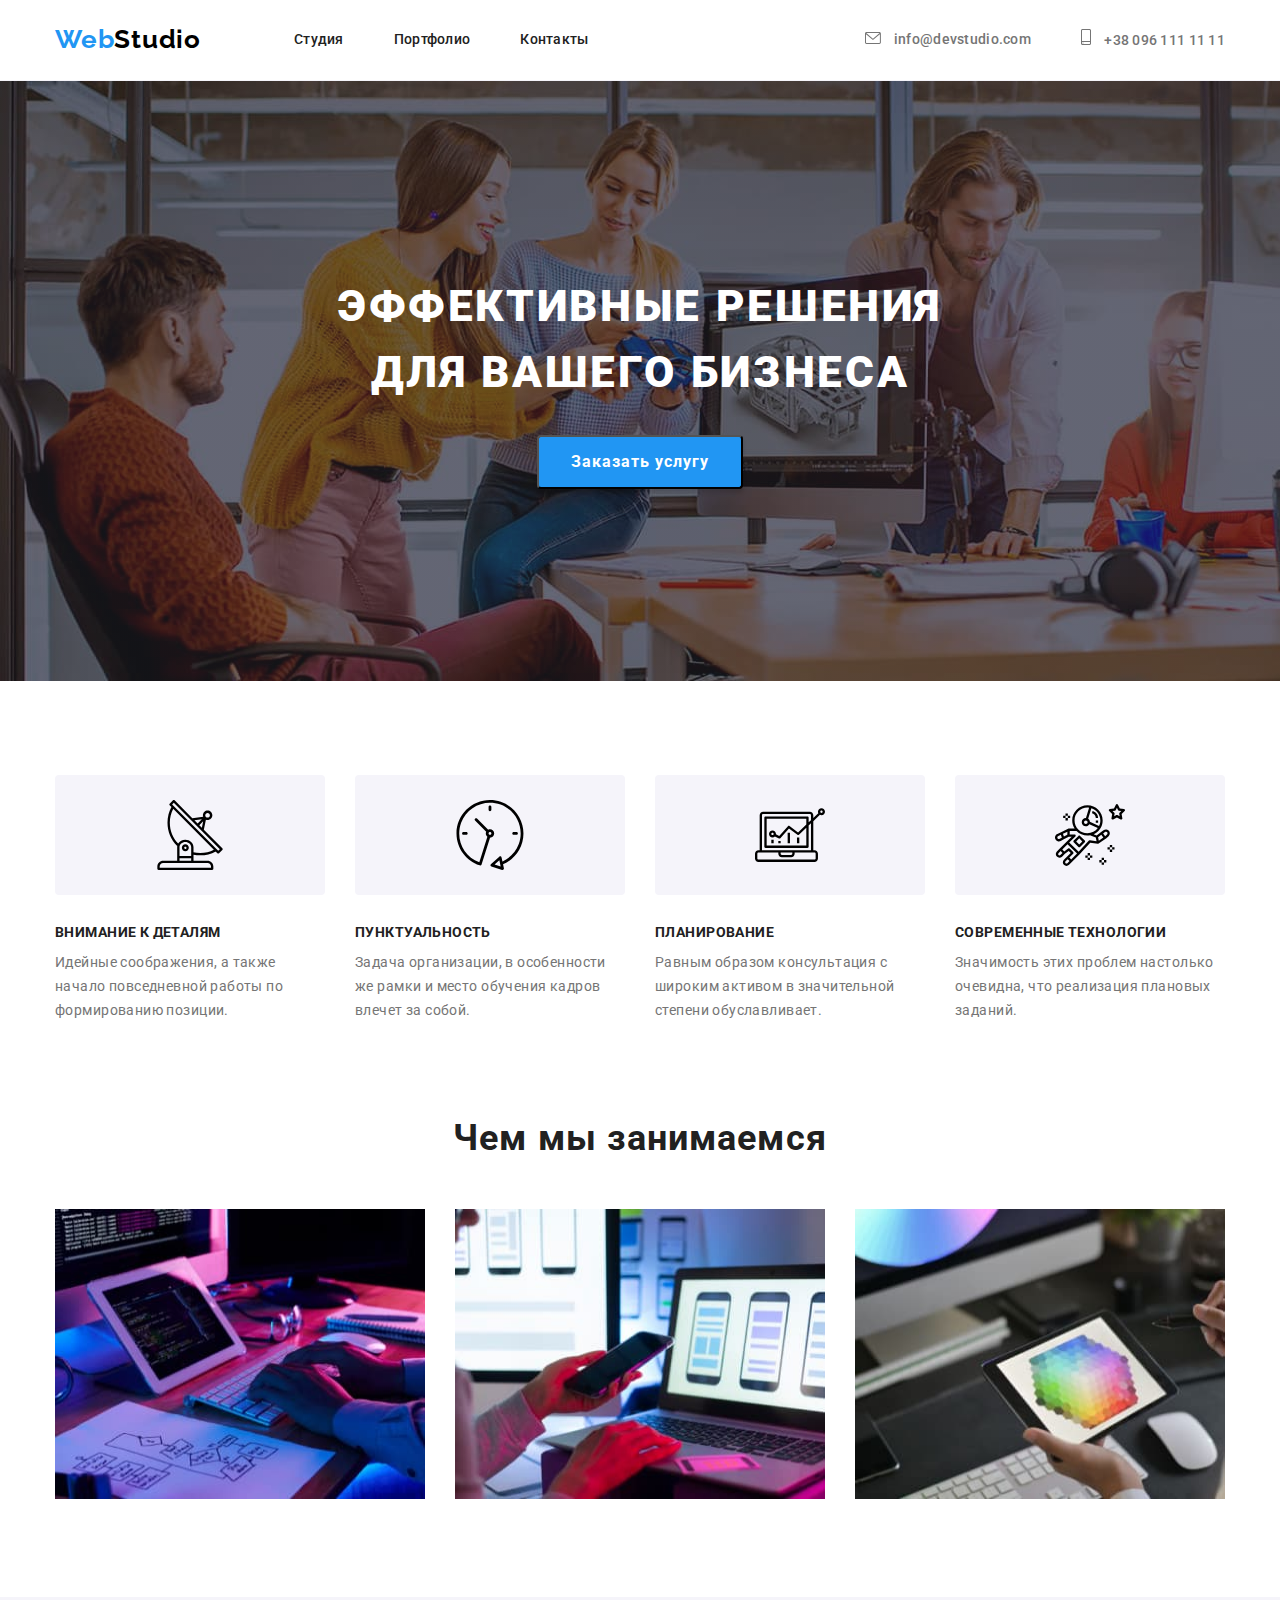
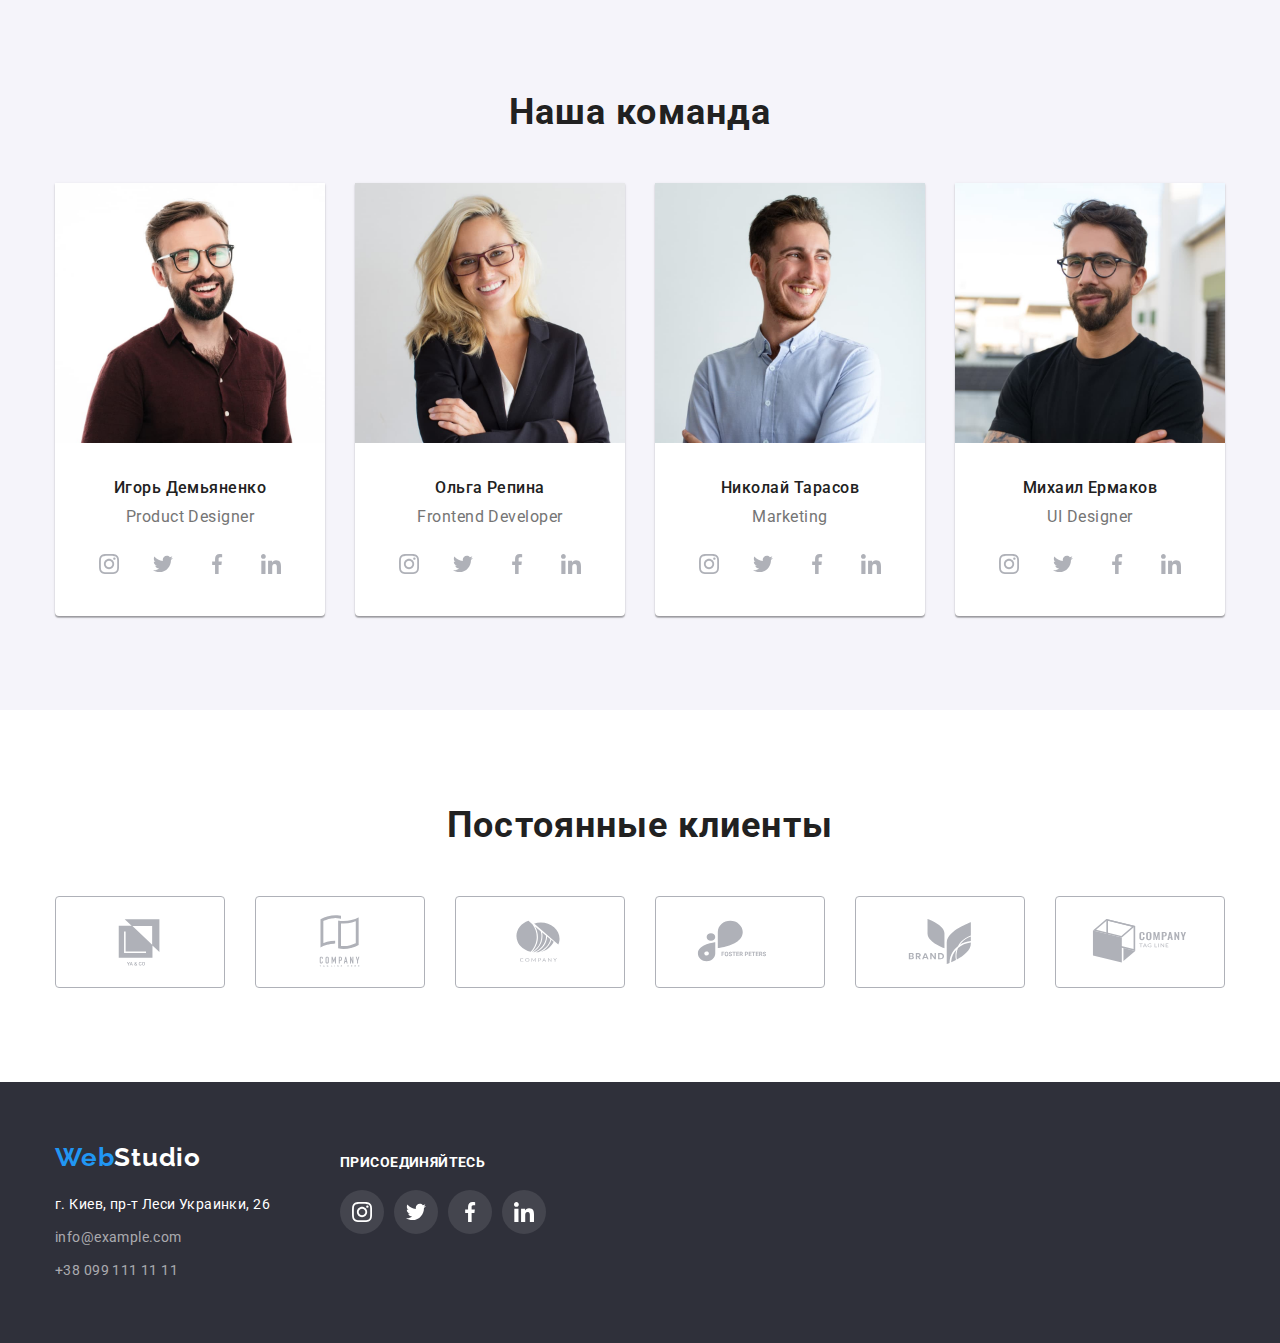
<file: index.html>
<!DOCTYPE html>
<html lang="ru">
<head>
    <meta charset="UTF-8">
    <meta http-equiv="X-UA-Compatible" content="IE=edge">
    <meta name="viewport" content="width=device-width, initial-scale=1.0">
    <title lang="en">WebStudio</title>
    <link rel="preconnect" href="https://fonts.googleapis.com">
    <link rel="preconnect" href="https://fonts.gstatic.com" crossorigin>
    <link href="https://fonts.googleapis.com/css2?family=Raleway:wght@700&family=Roboto:wght@400;500;700;900&display=swap" rel="stylesheet">
    <link rel="stylesheet" href="https://cdn.jsdelivr.net/npm/modern-normalize@1.1.0/modern-normalize.min.css">
    <link rel="stylesheet" href="./css/styles.css">
    <!--Navigation-->
</head>
<body>
    <header class="page-header">
        <div class="container page-header-container">
            <nav class="page-nav">
                <a class="logo-body link"  href="index.html" lang="en"><span class="logo-body-left">Web</span><span class="logo-body-right">Studio</span></a>
            <ul class="menu list">
                <li class="menu-item">
                    <a class="menu-link link" href="index.html">Студия</a>
                </li>
                <li class="menu-item">
                    <a class="menu-link link" href="portfolio.html">Портфолио</a>
                </li>
                <li class="menu-item">
                    <a class="menu-link link" href="">Контакты</a>
                </li>
            </ul>
            </nav>
            <ul class="list cont-tel-mail-head">
                <li class="cont-tel-mail-head-all">
                    <a class="link header-tel-mail" href="mailto:info@example.com">
                        <svg class="cont-tel-mail-head-icon" width="16" height="12">
                            <use href="./images/sprite.svg#icon-envelope"></use>
                        </svg>
                        info@devstudio.com</a>
                </li>
                <li>
                    <a class="link header-tel-mail" href="tel:+380961111111">
                        <svg class="cont-tel-mail-head-icon" width="10" height="16">
                            <use href="./images/sprite.svg#icon-smartphone"></use>
                        </svg>
                        +38 096 111 11 11</a>
                </li>
            </ul>
        </div>
       
    </header>
    <!--Activity-->
    <main>
        <section class="main ">
            <div class="container ">
            <h1 class="main-name">ЭФФЕКТИВНЫЕ РЕШЕНИЯ <br> ДЛЯ ВАШЕГО БИЗНЕСА</h1>
                <button class="button-name" type="button">Заказать услугу</button>        
            </div>           
        </section>

        <section class="section-up">
            <div class="container">
                <ul class="section-info">
                    <li class="list section-boord">
                        <div class="social-boord-icon-up">
                            <svg class="social-boord-icon" width="70" height="70">
                                <use href="./images/sprite.svg#icon-antenna"></use>
                            </svg>
                        </div>
                      <h3 class="main-text-up">Внимание к деталям</h3>
                      <p class="main-text-down ">Идейные соображения, а также начало повседневной работы по формированию позиции.</p>
                    </li>
                    <li class="list section-boord">
                        <div class="social-boord-icon-up">
                            <svg class="social-boord-icon" width="70" height="70">
                                <use href="./images/sprite.svg#icon-clock"></use>
                            </svg>
                        </div>
                        <h3 class="main-text-up">Пунктуальность</h3>
                        <p class="main-text-down ">Задача организации, в особенности же рамки и место обучения кадров влечет за собой.</p>
                    </li>
                    <li class="list section-boord">
                        <div class="social-boord-icon-up">
                            <svg class="social-boord-icon" width="70" height="70">
                                <use href="./images/sprite.svg#icon-diagram"></use>
                            </svg>
                        </div>
                        <h3 class="main-text-up">Планирование</h3>
                        <p class="main-text-down ">Равным образом консультация с широким активом в значительной степени обуславливает.</p>
                    </li>
                    <li class="list section-boord">
                        <div class="social-boord-icon-up">
                            <svg class="social-boord-icon" width="70" height="70">
                                <use href="./images/sprite.svg#icon-astronaut"></use>
                            </svg>
                        </div>
                        <h3 class="main-text-up">Современные технологии</h3>
                        <p class="main-text-down ">Значимость этих проблем настолько очевидна, что реализация плановых заданий.</p>
                    </li>
                </ul>
            </div>
        </section>
        <section class="section ">
            <div class="container">
                <h2 class="mid-banner title">Чем мы занимаемся</h2>
            <ul class="mid-banner-foto">
                <li class="list inden">
                    <img src="./images/project_programming.jpg" alt="Программирование проекта" width="370" height="290"> 
                </li>
                <li class="list inden">
                    <img src="./images/design_check.jpg" alt="Проверка проекта" width="370" height="290">
                </li>
                <li class="list inden">
                    <img src="./images/product_visualization.jpg" alt="Визуализация продукта" width="370" height="290">
                </li>
            </ul>
            </div>
        </section>
        <section class="section-mid-banner section">
            <div class="container">
                <h2 class="mid-banner title">Наша команда</h2>
                <ul class="mid-banner-foto section-mid-banner-inden">
                    <li class="list banner-bagr">
                        <img src="./images/product_designer.jpg" alt="Продуктовый дизайнер" width="270" height="260">
                        <div class="mid-banner-foto-profession">
                            <h3 class="name">Игорь Демьяненко</h3>
                            <p class="profession" lang="en">Product Designer</p>
                            <ul class="social-list list">
                                <li class="social-list-item">
                                    <a href="" class="social-list-link">
                                        <svg class="social-list-icon" width="20" height="20">
                                            <use href="./images/sprite.svg#icon-instagram"></use>
                                        </svg>
                                    </a>
                                </li>
                                <li class="social-list-item">
                                    <a href="" class="social-list-link">
                                        <svg class="social-list-icon" width="20" height="20">
                                            <use href="./images/sprite.svg#icon-twitter"></use>
                                        </svg>
                                    </a>
                                </li>
                                <li class="social-list-item">
                                    <a href="" class="social-list-link">
                                        <svg class="social-list-icon" width="20" height="20">
                                            <use href="./images/sprite.svg#icon-facebook"></use>
                                        </svg>
                                    </a>
                                </li>
                                <li class="social-list-item">
                                    <a href="" class="social-list-link">
                                        <svg class="social-list-icon" width="20" height="20">
                                            <use href="./images/sprite.svg#icon-linkedin"></use>
                                        </svg>
                                    </a>
                                </li>
                            </ul>
                        </div> 
                    </li>
                    <li class="list banner-bagr">
                        <img src="./images/frontend_developer.jpg" alt="Фронтент разработчик" width="270" height="260">
                        <div class="mid-banner-foto-profession">
                            <h3 class="name">Ольга Репина</h3>
                            <p class="profession" lang="en">Frontend Developer</p>
                            <ul class="social-list list">
                                <li class="social-list-item">
                                    <a href="" class="social-list-link">
                                        <svg class="social-list-icon" width="20" height="20">
                                            <use href="./images/sprite.svg#icon-instagram"></use>
                                        </svg>
                                    </a>
                                </li>
                                <li class="social-list-item">
                                    <a href="" class="social-list-link">
                                        <svg class="social-list-icon" width="20" height="20">
                                            <use href="./images/sprite.svg#icon-twitter"></use>
                                        </svg>
                                    </a>
                                </li>
                                <li class="social-list-item">
                                    <a href="" class="social-list-link">
                                        <svg class="social-list-icon" width="20" height="20">
                                            <use href="./images/sprite.svg#icon-facebook"></use>
                                        </svg>
                                    </a>
                                </li>
                                <li class="social-list-item">
                                    <a href="" class="social-list-link">
                                        <svg class="social-list-icon" width="20" height="20">
                                            <use href="./images/sprite.svg#icon-linkedin"></use>
                                        </svg>
                                    </a>
                                </li>
                            </ul>
                        </div>
                    </li>
                    <li class="list banner-bagr">
                        <img src="./images/marketing.jpg" alt="Маркетолог" width="270" height="260">
                        <div class="mid-banner-foto-profession">
                            <h3 class="name">Николай Тарасов</h3>
                            <p class="profession" lang="en">Marketing</p>
                            <ul class="social-list list">
                                <li class="social-list-item">
                                    <a href="" class="social-list-link">
                                        <svg class="social-list-icon" width="20" height="20">
                                            <use href="./images/sprite.svg#icon-instagram"></use>
                                        </svg>
                                    </a>
                                </li>
                                <li class="social-list-item">
                                    <a href="" class="social-list-link">
                                        <svg class="social-list-icon" width="20" height="20">
                                            <use href="./images/sprite.svg#icon-twitter"></use>
                                        </svg>
                                    </a>
                                </li>
                                <li class="social-list-item">
                                    <a href="" class="social-list-link">
                                        <svg class="social-list-icon" width="20" height="20">
                                            <use href="./images/sprite.svg#icon-facebook"></use>
                                        </svg>
                                    </a>
                                </li>
                                <li class="social-list-item">
                                    <a href="" class="social-list-link">
                                        <svg class="social-list-icon" width="20" height="20">
                                            <use href="./images/sprite.svg#icon-linkedin"></use>
                                        </svg>
                                    </a>
                                </li>
                            </ul>
                        </div>
                    </li>
                    <li class="list banner-bagr">
                        <img src="./images/ui_designer.jpg" alt="UI-дизайнер" width="270" height="260">
                        <div class="mid-banner-foto-profession">
                            <h3 class="name">Михаил Ермаков</h3>
                            <p class="profession" lang="en">UI Designer</p>
                            <ul class="social-list list">
                                <li class="social-list-item">
                                    <a class="social-list-link">
                                        <svg class="social-list-icon" width="20" height="20">
                                            <use href="./images/sprite.svg#icon-instagram"></use></svg>
                                    </a>
                                </li>
                                <li class="social-list-item">
                                    <a href="" class="social-list-link">
                                        <svg class="social-list-icon" width="20" height="20">
                                            <use href="./images/sprite.svg#icon-twitter"></use></svg>
                                    </a>
                                </li>
                                <li class="social-list-item">
                                    <a href="" class="social-list-link">
                                        <svg class="social-list-icon" width="20" height="20">
                                            <use href="./images/sprite.svg#icon-facebook"></use></svg>
                                    </a>
                                </li>
                                <li class="social-list-item">
                                    <a href="" class="social-list-link">
                                        <svg class="social-list-icon" width="20" height="20">
                                            <use href="./images/sprite.svg#icon-linkedin"></use></svg>
                                    </a>
                                </li>
                            </ul>
                        </div>
                    </li>
                </ul>
            </div>
        </section>
        <section>
            <div class="container section">
                <h2 class="mid-banner title">Постоянные клиенты</h2>
                <ul class="list mid-banner-new">
                    <li class="mid-banner-new-up">
                        <a href="" class="mid-banner-new-li">
                            <svg class="mid-banner-list-icon" width="106" height="60">
                                <use href="./images/sprite.svg#icon-Logo"></use>
                            </svg>
                        </a>                  
                    </li>
                    <li class="mid-banner-new-up">
                        <a href="" class="mid-banner-new-li">
                            <svg class="mid-banner-list-icon" width="106" height="60">
                                <use href="./images/sprite.svg#icon-Logosvg"></use>
                            </svg>
                        </a>                     
                    </li>
                    <li class="mid-banner-new-up">
                        <a href="" class="mid-banner-new-li">
                            <svg class="mid-banner-list-icon" width="106" height="60">
                                <use href="./images/sprite.svg#icon-Logosvgz"></use>
                            </svg>
                        </a>
                        
                    </li>
                    <li class="mid-banner-new-up">
                        <a href="" class="mid-banner-new-li">
                            <svg class="mid-banner-list-icon" width="106" height="60">
                                <use href="./images/sprite.svg#icon-Logosvgx"></use>
                            </svg>
                        </a>
                        
                    </li>
                    <li class="mid-banner-new-up">
                        <a href="" class="mid-banner-new-li">
                            <svg class="mid-banner-list-icon" width="106" height="60">
                                <use href="./images/sprite.svg#icon-Logosvgc"></use>
                            </svg>
                        </a>
                        
                    </li>
                    <li class="mid-banner-new-up">
                        <a href="" class="mid-banner-new-li">
                            <svg class="mid-banner-list-icon" width="106" height="60">
                                <use href="./images/sprite.svg#icon-Logosvgv"></use>
                            </svg>
                        </a>
                        
                    </li>
                </ul>
            </div>
        </section>
    </main>
   <!--Contacs-->
    <footer class="footer">
        <div class="container footer-up">
            <div>
            <a class="logo-footer link" href="index.html" lang="en"><span class="logo-footer-left">Web</span><span class="logo-footer-right">Studio</span></a>
            <address class="footer-address">
                <ul>
                    <li class="footer-down list">
                        <a class="link footer-maps list" href="https://goo.gl/maps/r5BP94hAd7b6DZwo8" target="_blank" rel="noopener noreferrer">г. Киев, пр-т Леси Украинки, 26</a>
                    </li>
                    <li class="footer-down list">
                        <a class="link footer-tel-mail" href="mailto:info@example.com">info@example.com</a>
                    </li>
                    <li class="footer-down list">
                        <a class="link footer-tel-mail" href="tel:+380991111111">+38 099 111 11 11</a>
                    </li> 
                </ul> 
            </address>
        </div>
            <div class="footer-down">
                        <p class="footer-new-info" lang="ru">ПРИСОЕДИНЯЙТЕСЬ</p>    
                <ul class="list footer-new-text-up ">
                    <li class="footer-new">
                        
                            <a href="" class="footer-new-right-down">
                                <svg class="footer-list-icon" width="20" height="20">
                                    <use href="./images/sprite.svg#icon-instagram"></use>
                                </svg>
                            </a>
                    </li>
                    <li class="footer-new">
                        <div class="footer-new-right">
                            <a href="" class="footer-new-right-down">
                                <svg class="footer-list-icon" width="20" height="20">
                                    <use href="./images/sprite.svg#icon-twitter"></use>
                                </svg>
                            </a>
                        </div>
                    </li>
                    <li class="footer-new">
                        <div class="footer-new-right">
                            <a href="" class="footer-new-right-down">
                                <svg class="footer-list-icon" width="20" height="20">
                                    <use href="./images/sprite.svg#icon-facebook"></use>
                                </svg>
                            </a> 
                        </div>
                    </li>
                    <li class="footer-new">
                        <div class="footer-new-right">
                            <a href="" class="footer-new-right-down">
                                <svg class="footer-list-icon" width="20" height="20">
                                    <use href="./images/sprite.svg#icon-linkedin"></use>
                                </svg>
                            </a> 
                        </div>
                    </li>
                </ul>
            </div>
        </div>
    </footer>
</body>
</html>
</file>
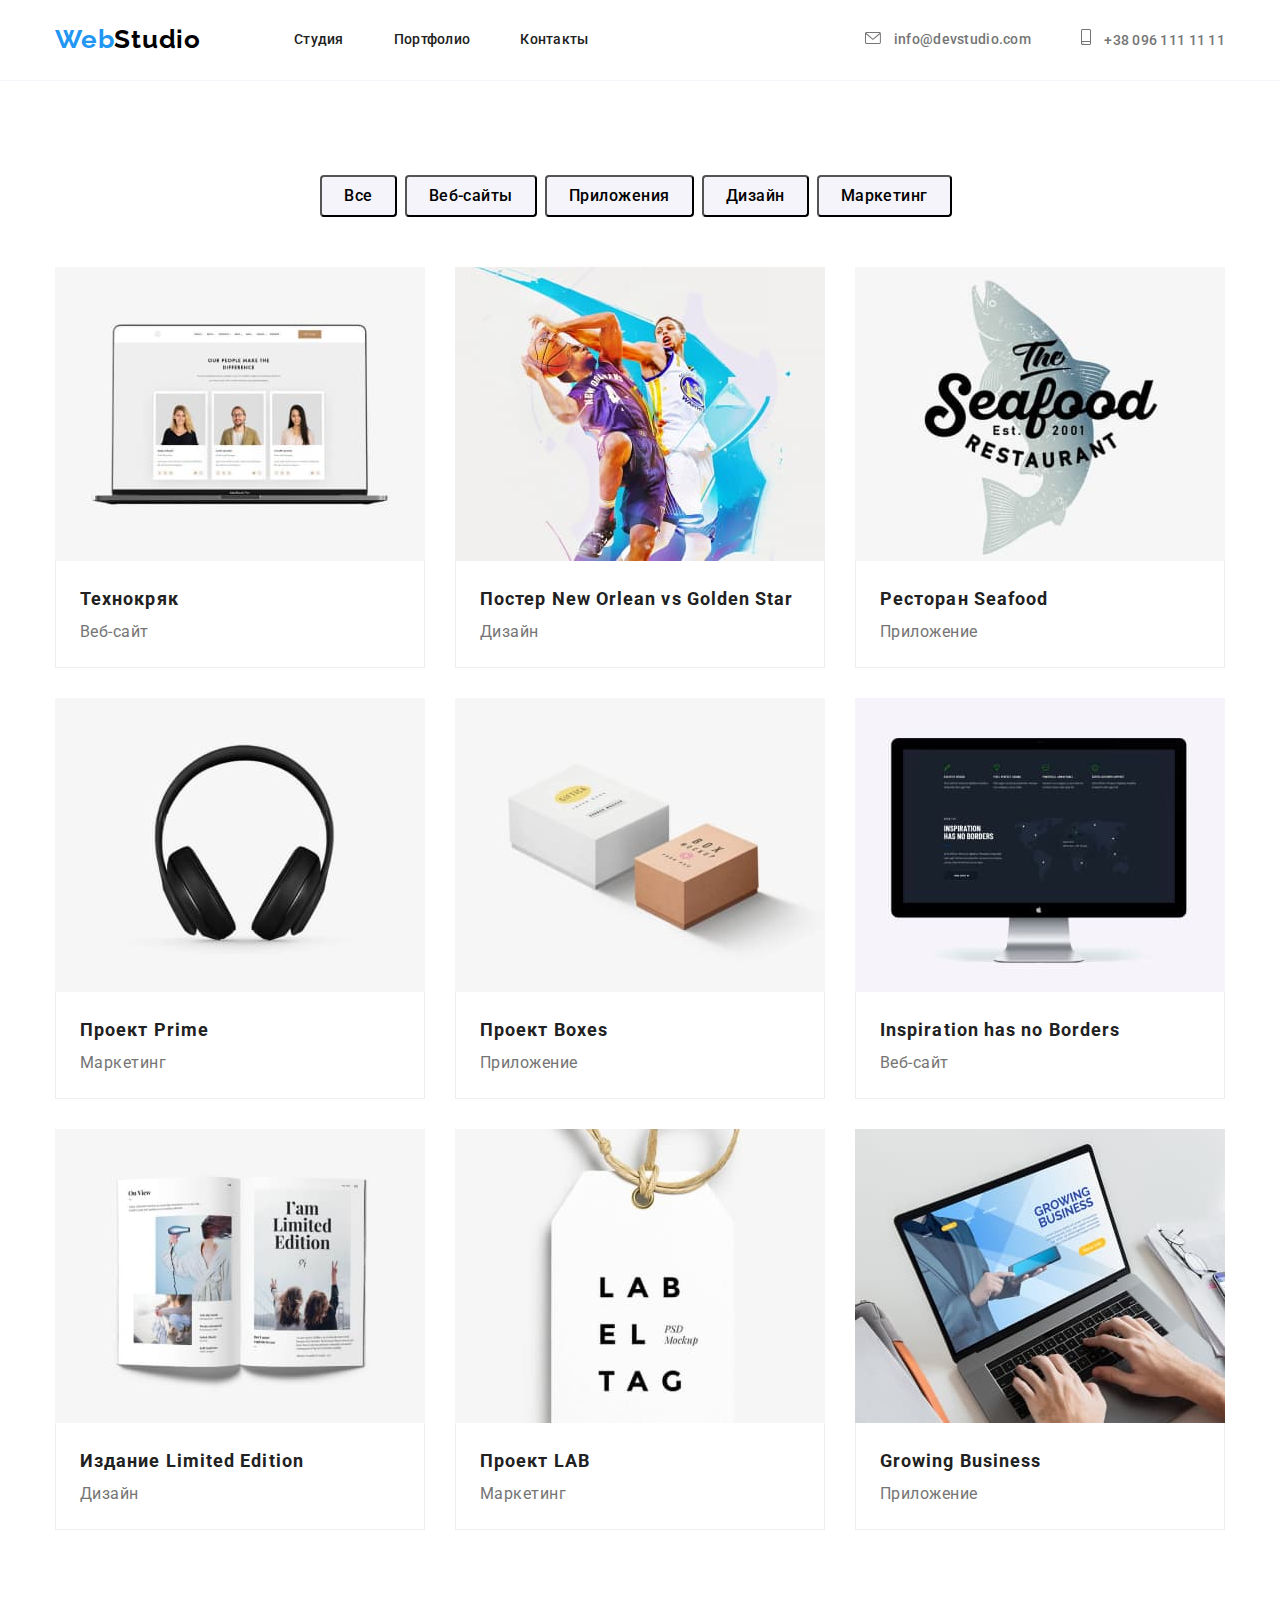
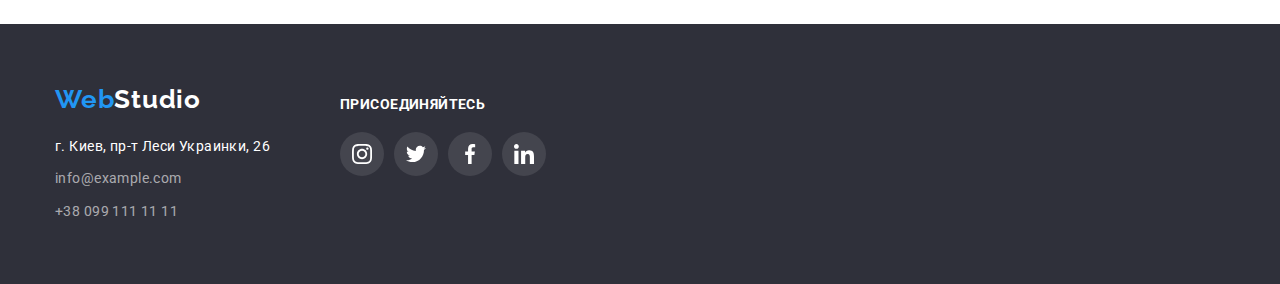
<file: portfolio.html>
<!DOCTYPE html>
<html lang="ru">
<head>
    <meta charset="UTF-8">
    <meta http-equiv="X-UA-Compatible" content="IE=edge">
    <meta name="viewport" content="width=device-width, initial-scale=1.0">
    <title lang="en">WebStudio</title>
    <link rel="preconnect" href="https://fonts.googleapis.com">
    <link rel="preconnect" href="https://fonts.gstatic.com" crossorigin>
    <link href="https://fonts.googleapis.com/css2?family=Raleway:wght@700&family=Roboto:wght@400;500;700;900&display=swap" rel="stylesheet">
    <link rel="stylesheet" href="https://cdn.jsdelivr.net/npm/modern-normalize@1.1.0/modern-normalize.min.css">
    <link rel="stylesheet" href="./css/styles.css">
    <!--Navigation-->
</head>
<body>
    <header class="page-header">
        <div class="container page-header-container">
            <nav class="page-nav">
                <a class="logo-body link"  href="index.html" lang="en"><span class="logo-body-left">Web</span><span class="logo-body-right">Studio</span></a>
            <ul class="menu list">
                <li class="menu-item">
                    <a class="menu-link link" href="index.html">Студия</a>
                </li>
                <li class="menu-item">
                    <a class="menu-link link" href="portfolio.html">Портфолио</a>
                </li>
                <li class="menu-item">
                    <a class="menu-link link" href="">Контакты</a>
                </li>
            </ul>
            </nav>
            <ul class="list cont-tel-mail-head">
                <li class="cont-tel-mail-head-all">
                    <a class="link header-tel-mail" href="mailto:info@example.com">
                        <svg class="cont-tel-mail-head-icon" width="16" height="12">
                            <use href="./images/sprite.svg#icon-envelope"></use>
                        </svg>
                        info@devstudio.com</a>
                </li>
                <li>
                    <a class="link header-tel-mail" href="tel:+380961111111">
                        <svg class="cont-tel-mail-head-icon" width="10" height="16">
                            <use href="./images/sprite.svg#icon-smartphone"></use>
                        </svg>
                        +38 096 111 11 11</a>
                </li>
            </ul>
        </div>
    </header>
    <!--Mid-->
    <main class="mid">
        <section class="section-img section">
            <div class="container">
                    <ul class="list main-button">
                        <li><button class="modal-btn" type="button">Все</button></li> 
                        <li><button class="modal-btn" type="button">Веб-сайты</button></li> 
                        <li><button class="modal-btn" type="button">Приложения</button></li> 
                        <li><button class="modal-btn" type="button">Дизайн</button></li> 
                        <li><button class="modal-btn" type="button">Маркетинг</button></li> 
                    </ul>
                    <ul class="section-img-foto">
                    <li class="list section-li-text shadow">
                        <img src="./images/img/technoquack.jpg" alt="Веб сайт Технокряк" width="370">
                        <div class="section-img-board" >
                            <h4 class="mid-img-header">Технокряк</h4>
                            <p class="mid-img-footer">Веб-сайт</p>
                        </div>
                    </li>
                    <li class="list section-li-text shadow">
                        <img src="./images/img/poster_new_orlean_vs_golden_star.jpg" alt="Дизайн Постер New Orlean vs Golden Star" width="370"> 
                        <div class="section-img-board">
                            <h4 class="mid-img-header">Постер New Orlean vs Golden Star</h4>
                            <p class="mid-img-footer">Дизайн</p>
                        </div>
                    </li>
                    <li class="list section-li-text shadow">
                        <img src="./images/img/restaurant_seafood.jpg" alt="Приложение Ресторан Seafood" width="370"> 
                        <div class="section-img-board">
                            <h4 class="mid-img-header">Ресторан Seafood</h4>
                            <p class="mid-img-footer">Приложение</p>
                        </div>
                    </li>
                    <li class="list section-li-text shadow">
                        <img src="./images/img/project_prime.jpg" alt="Маркетинг Проект Prime" width="370"> 
                        <div class="section-img-board">
                            <h4 class="mid-img-header">Проект Prime</h4>
                            <p class="mid-img-footer">Маркетинг</p>
                        </div>
                    </li>
                    <li class="list section-li-text shadow">
                        <img src="./images/img/project_boxes.jpg" alt="Приложение проект Boxes" width="370"> 
                        <div class="section-img-board">
                            <h4 class="mid-img-header">Проект Boxes</h4>
                            <p class="mid-img-footer">Приложение</p>
                        </div>
                    </li>
                    <li class="list section-li-text shadow">
                        <img src="./images/img/inspirition_has_no_borders.jpg" alt="Веб-сайт Inspiration has no Borders" width="370">
                        <div class="section-img-board">
                            <h4 class="mid-img-header">Inspiration has no Borders</h4>
                            <p class="mid-img-footer">Веб-сайт</p>
                        </div>
                    </li>
                    <li class="list section-li-text shadow">
                        <img src="./images/img/limited_edition.jpg" alt="Издание Limited Edition" width="370">
                        <div class="section-img-board">
                            <h4 class="mid-img-header">Издание Limited Edition</h4>
                        <p class="mid-img-footer">Дизайн</p>
                        </div>
                    </li>
                    <li class="list section-li-text shadow">
                        <img src="./images/img/project_lab.jpg" alt="Маркетинг Проект LAB" width="370">
                        <div class="section-img-board">
                            <h4 class="mid-img-header">Проект LAB</h4>
                            <p class="mid-img-footer">Маркетинг</p>
                        </div>
                    </li>
                    <li class="list section-li-text shadow">
                        <img src="./images/img/growing_business.jpg" alt="Приложение Growing Business" width="370">
                        <div class="section-img-board">
                            <h4 class="mid-img-header">Growing Business</h4>
                            <p class="mid-img-footer">Приложение</p>
                        </div>
                    </li>
                </ul>
            </div>
        </section>
    </main>
   <!--Contacs-->
   <footer class="footer">
    <div class="container footer-up">
        <div>
        <a class="logo-footer link" href="index.html" lang="en"><span class="logo-footer-left">Web</span><span class="logo-footer-right">Studio</span></a>
        <address class="footer-address">
            <ul>
                <li class="footer-down list">
                    <a class="link footer-maps list" href="https://goo.gl/maps/r5BP94hAd7b6DZwo8" target="_blank" rel="noopener noreferrer">г. Киев, пр-т Леси Украинки, 26</a>
                </li>
                <li class="footer-down list">
                    <a class="link footer-tel-mail" href="mailto:info@example.com">info@example.com</a>
                </li>
                <li class="footer-down list">
                    <a class="link footer-tel-mail" href="tel:+380991111111">+38 099 111 11 11</a>
                </li> 
            </ul> 
        </address>
    </div>
    <div class="footer-down">
        <p class="footer-new-info" lang="ru">ПРИСОЕДИНЯЙТЕСЬ</p>    
<ul class="list footer-new-text-up ">
    <li class="footer-new">
        
            <a href="" class="footer-new-right-down">
                <svg class="footer-list-icon" width="20" height="20">
                    <use href="./images/sprite.svg#icon-instagram"></use>
                </svg>
            </a>
    </li>
    <li class="footer-new">
        <div class="footer-new-right">
            <a href="" class="footer-new-right-down">
                <svg class="footer-list-icon" width="20" height="20">
                    <use href="./images/sprite.svg#icon-twitter"></use>
                </svg>
            </a>
        </div>
    </li>
    <li class="footer-new">
        <div class="footer-new-right">
            <a href="" class="footer-new-right-down">
                <svg class="footer-list-icon" width="20" height="20">
                    <use href="./images/sprite.svg#icon-facebook"></use>
                </svg>
            </a> 
        </div>
    </li>
    <li class="footer-new">
        <div class="footer-new-right">
            <a href="" class="footer-new-right-down">
                <svg class="footer-list-icon" width="20" height="20">
                    <use href="./images/sprite.svg#icon-linkedin"></use>
                </svg>
            </a> 
        </div>
                </li>
            </ul>
        </div>
    </div>
</footer>
</body>
</html>
</file>
<file: css/styles.css>
:root{
    --accent-color: #2196F3;
    --color-for-body: #212121;
    --background-color-dark: #2F303A;
    --primary-font: 'Raleway', sans-serif;
    --secondary-font: 'Roboto', sans-serif;
}

h1,
h2,
h3,
h4,
p {
margin-top: 0;
margin-bottom: 0;
}

ul,
ol {
margin-top: 0;
margin-bottom: 0;
padding-left: 0;
}
button {
cursor: pointer;
}

.section-up {
padding-top: 94px;
}

.section {
padding-top: 94px;
padding-bottom: 94px;
}


.container {
width: 1200px;
margin-left: auto;
margin-right: auto;
padding-left: 15px;
padding-right: 15px;
}

body{
font-family: var(--secondary-font);
color:var(--color-for-body);
margin: 0 auto;

}
.list {
list-style: none;
}

.link {
text-decoration: none;
}

.page-header {
padding-top: 24px;
padding-bottom: 25px;
border-bottom-width: 1px;
border-bottom-style: solid;
border-bottom-color: #F5F4FA;
}

.page-header-container {
display: flex;
align-items: center;
}

.page-nav {
display: flex;
align-items: center;
}

.menu {
display: flex;
align-items: center;
font-style: normal;
font-weight: 500;
font-size: 14px;
line-height: 16px;
letter-spacing: 0.02em;
text-decoration: none;
list-style: none;
color: #212121;
}

.logo-body {
margin-right: 93px;
}

.logo-body-left {
font-family: var(--primary-font);
font-weight: 700;
font-size: 26px;
line-height: 1.19;
letter-spacing: 0.03em;
color: var(--accent-color);
}

.logo-body-right {
font-family: var(--primary-font);
font-weight: 700;
font-size: 26px;
line-height: 1.19;
letter-spacing: 0.03em;
color: #000000;
}

.menu-item:not(:last-child) {
margin-right: 50px;
}

.menu-link {
color: #212121;
}

.cont-tel-mail-head {
margin-left: auto;
display: flex;
align-items: center;
}

.cont-tel-mail-head-icon {
margin-right: 10px;
}

.header-tel-mail {
font-style: normal;
font-weight: 500;
font-size: 14px;
line-height: 1.14;
letter-spacing: 0.02em;
color: #757575;
}

.cont-tel-mail-head-all {
margin-right: 50px;
}

.cont-tel-mail-head-icon {
fill: currentColor; 
}

.header-tel-mail:hover,  
.header-tel-mail:focus {
color: var(--accent-color);
}

.header-tel-mail:hover .cont-tel-mail-head-icon,  
.header-tel-mail:focus .cont-tel-mail-head-icon {
fill: var(--accent-color);
}

.main {
background-color: rgba(47, 48, 58, 0.4);
max-width: 1600px;
height: 600px;
margin-left: auto;
margin-right: auto;
display: flex;
align-items: center;
padding-top: 200px;
padding-bottom: 200px;
background-image: linear-gradient(rgba(47, 48, 58, 0.4), rgba(47, 48, 58, 0.4)), url(../images/go_it_4/header_foto_background.jpg);
}

.foto-backround {
background-image: url(go_it_4);
position: absolute;
width: 1600px;
height: 600px;
left: 0px;
top: 80px;
}

.title {
margin-bottom: 50px;
}

.section-info {
display: flex;
gap: 30px;
}

.main-name {
font-style: normal;
font-weight: 900;
font-size: 44px;
line-height: 1.5;
text-align: center;
letter-spacing: 0.06em;
text-transform: uppercase;
color: #FFFFFF;
width: 696px;
margin-left: auto;
margin-right: auto; 
}

.button-name {
font-style: normal;
font-weight: 700;
font-size: 16px;
line-height: 1.9;
display: flex;
align-items: center;
text-align: center;
letter-spacing: 0.06em;
color: #FFFFFF;
background: var(--accent-color);
box-shadow: 0px 4px 4px rgba(0, 0, 0, 0.15);
border-radius: 4px;
padding-top: 10px;
padding-bottom: 10px;
padding-left: 32px;
padding-right: 32px;
margin-left: auto;
margin-right: auto; 
margin-top: 30px;
}

.section-boord {
width: 270px;
}

.social-boord-icon-up {
height: 120px;
display: flex;
align-items: center;
justify-content: center;background: #F5F4FA;
border-radius: 4px;
}

.benefits {
background: #F5F4FA;
border-radius: 4px;
padding-left: 100px;
padding-right: 100px;
padding-top: 25px;
padding-bottom: 25px;
}

.main-text-up {
font-weight: 700;
font-size: 14px;
line-height: 1.14;
letter-spacing: 0.03em;
text-transform: uppercase;
margin-bottom: 10px;
padding-top: 30px;
}

.main-text-down {
font-weight: 400;
font-size: 14px;
line-height: 1.71;
letter-spacing: 0.03em;
color: #757575;
}

.mid-banner-foto {
display: flex;
gap: 30px;
}

.main-button {
display: flex;
justify-content: center;  
}

.section-img-foto {
display: flex;
gap: 30px;
flex-wrap: wrap;
margin-top: 50px;
}

.inden {
flex-basis: calc((100%-60px) / 3);
}

.section-mid-banner-inden {
flex-basis: calc((100%-90px) / 4);
}
.banner-bagr {
background: #FFFFFF;
border-radius: 0px 0px 4px 4px;
box-shadow: 0px 1px 3px rgba(0, 0, 0, 0.12), 0px 1px 1px rgba(0, 0, 0, 0.14), 0px 2px 1px rgba(0, 0, 0, 0.2);
}

.mid-banner-foto-profession {
padding-top: 30px;
padding-bottom: 30px; 
}

.section-li-text{
line-height: 0;
}

.shadow:hover {
box-shadow: 0px 1px 1px rgba(0, 0, 0, 0.12), 0px 4px 4px rgba(0, 0, 0, 0.06), 1px 4px 6px rgba(0, 0, 0, 0.16);
}

.section-img-board {
border: 1px solid #EEEEEE;
border-top: none;
padding: 20px 24px;
}

.mid-banner {
font-weight: 700;
font-size: 36px;
line-height: 1.17;
text-align: center;
letter-spacing: 0.03em;
}

.mid-banner-new {
display: flex;
align-items: center; 
}

.mid-banner-new-li{
display: flex;
justify-content: center;
align-items: center;
width: 170px;
height: 92px;
border: 1px solid #AFB1B8;
border-radius: 4px;
}

.mid-banner-list-icon {
color: #AFB1B8;
fill: currentColor; 
}
            
.mid-banner-new-li:hover,  
.mid-banner-new-li:focus {
border: 1px solid var(--accent-color);
}
            
.mid-banner-new-li:hover .mid-banner-list-icon,  
.mid-banner-new-li:focus .mid-banner-list-icon {
fill: var(--accent-color);   
}

.mid-banner-new-up:not(:last-child) {
margin-right: 30px;
}

.name { 
font-weight: 500;
font-size: 16px;
line-height: 1.19;
text-align: center;
letter-spacing: 0.03em;
margin-bottom: 10px;
}

.profession {
font-weight: 400;
font-size: 16px;
line-height: 1.19;
text-align: center;
letter-spacing: 0.03em;
color: #757575;
}

.social-list {
display: flex;
justify-content: center;
gap: 10px;
}

.social-list-link {
display: flex;
justify-content: center;
align-items: center;
width: 44px;
height: 44px;
border-radius: 50%;
background-color: #FFFFFF;
margin-top: 16px;
}

.social-list-icon {
color: #AFB1B8;
fill: currentColor; 
}
    
.social-list-link:hover,  
.social-list-link:focus {
background-color: var(--accent-color);
}
    
.social-list-link:hover .social-list-icon,  
.social-list-link:focus .social-list-icon {
fill:#FFFFFF;   
}

.modal-btn:hover,
.modal-btn:focus {
color: #FFFFFF;
background: #2196F3;
box-shadow: 0px 3px 1px rgba(0, 0, 0, 0.1), 0px 1px 2px rgba(0, 0, 0, 0.08), 0px 2px 2px rgba(0, 0, 0, 0.12);
border-radius: 4px;
}
 
.modal-btn {
background: #F5F4FA;
border-radius: 4px;
margin-right: 8px;
}

.menu-link:hover,
.menu-link:focus {
color: var(--accent-color);
}

.modal-btn {
font-style: normal;
font-weight: 500;
font-size: 16px;
line-height: 1.62;
text-align: center;
letter-spacing: 0.03em;
padding-left: 22px;
padding-top: 6px;
padding-right: 22px;
padding-bottom: 6px;
display: flex;
align-items: center;
}

.mid-img-header {
font-weight: 700;
font-size: 18px;
line-height: 2;
letter-spacing: 0.06em;
}

.section-mid-banner {
background-color: #F5F4FA;
}

.mid-img-footer {
font-weight: 400;
font-size: 16px;
line-height: 1.87;
letter-spacing: 0.03em;
color: #757575;
}

.logo-footer-left {
font-family: var(--primary-font);
font-weight: 700;
font-size: 26px;
line-height: 1.19;
letter-spacing: 0.03em;
color: var(--accent-color);
font-style: normal;
} 

.logo-footer-right {
font-family: var(--primary-font);
font-weight: 700;
font-size: 26px;
line-height: 1.19;
letter-spacing: 0.03em;
color: #FFFFFF;
font-style: normal;
}

.footer-down:not(:last-child) {
margin-bottom: 9px;
margin-right: 70px;
}

.footer-maps{
font-weight: 400;
font-size: 14px;
line-height: 1.71;
letter-spacing: 0.03em;  
color: #FFFFFF;
font-style: normal;
}

.footer-tel-mail {
font-weight: 400;
font-size: 14px;
line-height: 1.71;
letter-spacing: 0.03em;
color: rgba(255, 255, 255, 0.6);
font-style: normal;
}

.footer {
background-color: var(--background-color-dark);
padding-top: 60px;
padding-bottom: 60px;
}

.footer-address {
padding-top: 20px;
}

.footer-new-info {
font-family: 'Roboto';
font-style: normal;
font-weight: 700;
font-size: 14px;
line-height: 16px;
letter-spacing: 0.03em;
text-transform: uppercase;
color: #FFFFFF;
display: flex;
margin-bottom: 20px;
padding-top: 12px;
}

.footer-up {
display: flex;
}

.footer-new-text-up {
display: flex;
}
.footer-new-right-down{
border-radius:50%;
margin-right: 10px;
display: flex;
justify-content: center;
align-items: center;
width: 44px;
height: 44px;
background: rgba(255, 255, 255, 0.1);
}

.footer-list-icon {
color: #FFFFFF;
fill: currentColor; 
}
        
.footer-new-right-down:hover,  
.footer-new-right-down:focus {
background-color: var(--accent-color);
}
        
.footer-new-right-down:hover .footer-list-icon,  
.footer-new-right-down:focus .footer-list-icon {
fill:#FFFFFF;   
}
</file>
